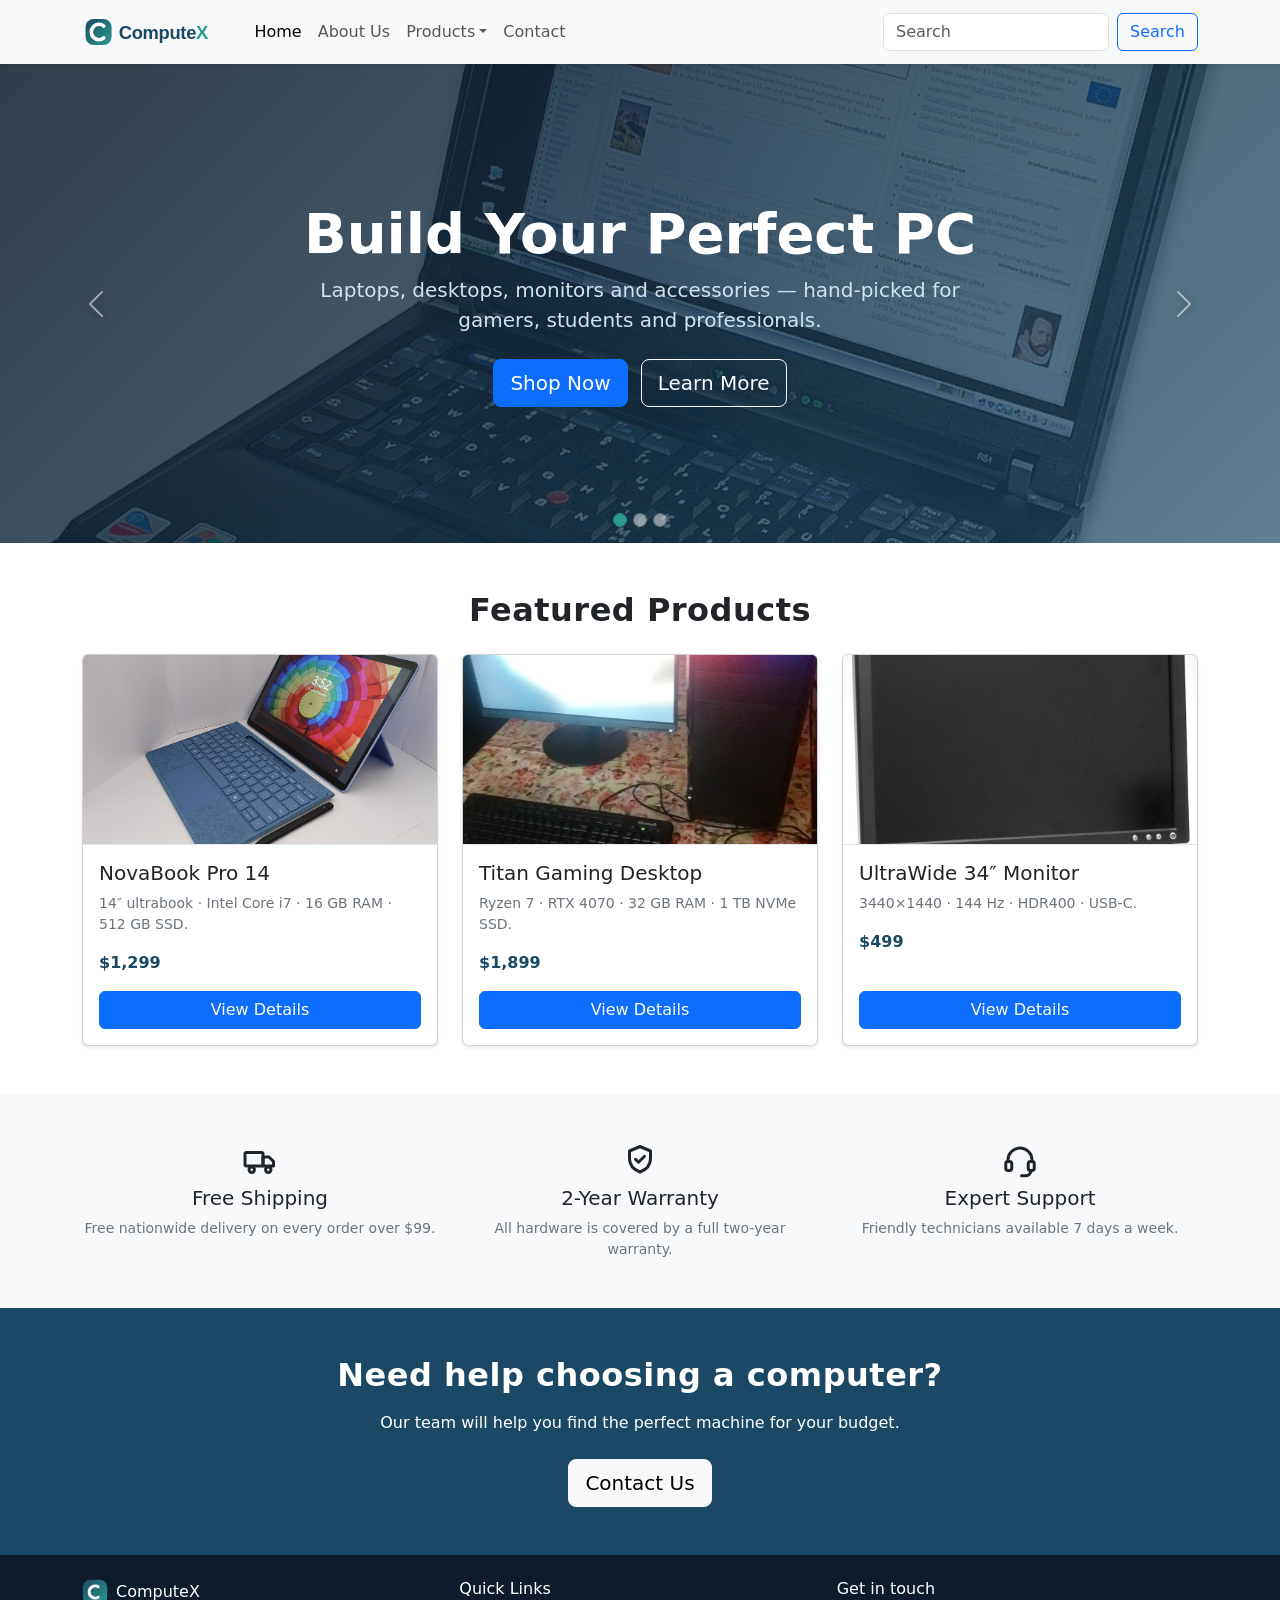
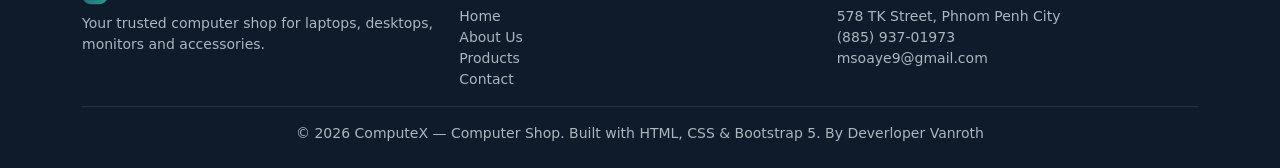
<file: computer_shop/index.html>
<!doctype html>
<html lang="en">
  <head>
    <meta charset="UTF-8" />
    <meta name="viewport" content="width=device-width, initial-scale=1.0" />
    <title>ComputeX | Home</title>
    <link rel="stylesheet" href="/computer_shop/assets/css/bootstrap.min.css" />
    <link rel="stylesheet" href="/computer_shop/assets/css/style.css" />
    <link
      rel="icon"
      type="image/svg+xml"
      href="/computer_shop/assets/img/logo-mark.svg"
    />
  </head>
  <body>
    <!-- ================= Navbar ================= -->
    <nav class="navbar navbar-expand-lg bg-body-tertiary shadow-sm sticky-top">
      <div class="container">
        <a class="navbar-brand" href="/computer_shop/index.html">
          <img
            src="/computer_shop/assets/img/logo.svg"
            alt="ComputeX"
            class="brand-logo"
          />
        </a>
        <button
          class="navbar-toggler"
          type="button"
          data-bs-toggle="collapse"
          data-bs-target="#mainNav"
          aria-controls="mainNav"
          aria-expanded="false"
          aria-label="Toggle navigation"
        >
          <span class="navbar-toggler-icon"></span>
        </button>
        <div class="collapse navbar-collapse" id="mainNav">
          <ul class="navbar-nav me-auto mb-2 mb-lg-0">
            <li class="nav-item">
              <a
                class="nav-link active"
                aria-current="page"
                href="/computer_shop/index.html"
                >Home</a
              >
            </li>
            <li class="nav-item">
              <a class="nav-link" href="/computer_shop/about.html">About Us</a>
            </li>
            <li class="nav-item dropdown">
              <a
                class="nav-link dropdown-toggle"
                href="#"
                role="button"
                data-bs-toggle="dropdown"
                aria-expanded="false"
                >Products</a
              >
              <ul class="dropdown-menu">
                <li>
                  <a
                    class="dropdown-item"
                    href="/computer_shop/products.html#laptops"
                    >Laptops</a
                  >
                </li>
                <li>
                  <a
                    class="dropdown-item"
                    href="/computer_shop/products.html#desktops"
                    >Desktops</a
                  >
                </li>
                <li>
                  <a
                    class="dropdown-item"
                    href="/computer_shop/products.html#monitors"
                    >Monitors</a
                  >
                </li>
                <li>
                  <a
                    class="dropdown-item"
                    href="/computer_shop/products.html#accessories"
                    >Accessories</a
                  >
                </li>
                <li><hr class="dropdown-divider" /></li>
                <li>
                  <a
                    class="dropdown-item"
                    href="/computer_shop/productmenu.html"
                    >Full Menu</a
                  >
                </li>
              </ul>
            </li>
            <li class="nav-item">
              <a class="nav-link" href="/computer_shop/contact.html">Contact</a>
            </li>
          </ul>
          <form class="d-flex" role="search">
            <input
              class="form-control me-2"
              type="search"
              placeholder="Search"
              aria-label="Search"
            />
            <button class="btn btn-outline-primary" type="submit">
              Search
            </button>
          </form>
        </div>
      </div>
    </nav>

    <!-- ================= Hero (slide / carousel) ================= -->
    <header
      id="heroCarousel"
      class="carousel slide hero-carousel"
      data-bs-ride="carousel"
      data-bs-interval="5000"
    >
      <!-- Indicators -->
      <div class="carousel-indicators">
        <button
          type="button"
          data-bs-target="#heroCarousel"
          data-bs-slide-to="0"
          class="active"
          aria-current="true"
          aria-label="Slide 1"
        ></button>
        <button
          type="button"
          data-bs-target="#heroCarousel"
          data-bs-slide-to="1"
          aria-label="Slide 2"
        ></button>
        <button
          type="button"
          data-bs-target="#heroCarousel"
          data-bs-slide-to="2"
          aria-label="Slide 3"
        ></button>
      </div>

      <!-- Slides -->
      <div class="carousel-inner">
        <div class="carousel-item active">
          <div
            class="hero-slide"
            style="
              background-image: url(&quot;/computer_shop/assets/img/laptop-gameforce.jpg&quot;);
            "
          >
            <div class="container text-center py-5">
              <h1 class="display-4 fw-bold">Build Your Perfect PC</h1>
              <p class="lead mx-auto" style="max-width: 660px">
                Laptops, desktops, monitors and accessories &mdash; hand-picked
                for gamers, students and professionals.
              </p>
              <div class="mt-4">
                <a
                  href="/computer_shop/products.html"
                  class="btn btn-primary btn-lg"
                  >Shop Now</a
                >
                <a
                  href="/computer_shop/about.html"
                  class="btn btn-outline-light btn-lg ms-2"
                  >Learn More</a
                >
              </div>
            </div>
          </div>
        </div>

        <div class="carousel-item">
          <div
            class="hero-slide"
            style="
              background-image: url(&quot;/computer_shop/assets/img/desktop-titan.jpg&quot;);
            "
          >
            <div class="container text-center py-5">
              <h1 class="display-4 fw-bold">Power for Every Game</h1>
              <p class="lead mx-auto" style="max-width: 660px">
                RTX graphics, Ryzen processors and lightning-fast SSDs &mdash;
                gaming desktops built to crush any title.
              </p>
              <div class="mt-4">
                <a
                  href="/computer_shop/products.html#desktops"
                  class="btn btn-primary btn-lg"
                  >Gaming Desktops</a
                >
                <a
                  href="/computer_shop/contact.html"
                  class="btn btn-outline-light btn-lg ms-2"
                  >Ask an Expert</a
                >
              </div>
            </div>
          </div>
        </div>

        <div class="carousel-item">
          <div
            class="hero-slide"
            style="
              background-image: url(&quot;/computer_shop/assets/img/monitor-ultrawide.jpg&quot;);
            "
          >
            <div class="container text-center py-5">
              <h1 class="display-4 fw-bold">See Every Detail</h1>
              <p class="lead mx-auto" style="max-width: 660px">
                Ultra-wide 4K monitors, crystal-clear panels and pro-grade
                accessories to complete your setup.
              </p>
              <div class="mt-4">
                <a
                  href="/computer_shop/products.html#monitors"
                  class="btn btn-primary btn-lg"
                  >Shop Monitors</a
                >
                <a
                  href="/computer_shop/products.html#accessories"
                  class="btn btn-outline-light btn-lg ms-2"
                  >Accessories</a
                >
              </div>
            </div>
          </div>
        </div>
      </div>

      <!-- Prev / Next controls -->
      <button
        class="carousel-control-prev"
        type="button"
        data-bs-target="#heroCarousel"
        data-bs-slide="prev"
      >
        <span class="carousel-control-prev-icon" aria-hidden="true"></span>
        <span class="visually-hidden">Previous</span>
      </button>
      <button
        class="carousel-control-next"
        type="button"
        data-bs-target="#heroCarousel"
        data-bs-slide="next"
      >
        <span class="carousel-control-next-icon" aria-hidden="true"></span>
        <span class="visually-hidden">Next</span>
      </button>
    </header>

    <!-- ================= Featured products ================= -->
    <section class="container py-5">
      <h2 class="section-title text-center mb-4">Featured Products</h2>
      <div class="row g-4">
        <div class="col-md-4">
          <div class="card product-card shadow-sm">
            <a href="/computer_shop/products.html#laptops">
              <img
                src="/computer_shop/assets/img/laptop-novabook.jpg"
                class="product-img card-img-top"
                alt="NovaBook Pro 14 laptop"
              />
            </a>
            <div class="card-body d-flex flex-column">
              <h5 class="card-title">NovaBook Pro 14</h5>
              <p class="card-text text-secondary small">
                14&Prime; ultrabook &middot; Intel Core i7 &middot; 16&nbsp;GB
                RAM &middot; 512&nbsp;GB SSD.
              </p>
              <p class="price mb-3">$1,299</p>
              <a
                href="/computer_shop/products.html#laptops"
                class="btn btn-primary mt-auto"
                >View Details</a
              >
            </div>
          </div>
        </div>

        <div class="col-md-4">
          <div class="card product-card shadow-sm">
            <a href="/computer_shop/products.html#desktops">
              <img
                src="/computer_shop/assets/img/desktop-titan.jpg"
                class="product-img card-img-top"
                alt="Titan Gaming Desktop"
              />
            </a>
            <div class="card-body d-flex flex-column">
              <h5 class="card-title">Titan Gaming Desktop</h5>
              <p class="card-text text-secondary small">
                Ryzen 7 &middot; RTX 4070 &middot; 32&nbsp;GB RAM &middot;
                1&nbsp;TB NVMe SSD.
              </p>
              <p class="price mb-3">$1,899</p>
              <a
                href="/computer_shop/products.html#desktops"
                class="btn btn-primary mt-auto"
                >View Details</a
              >
            </div>
          </div>
        </div>

        <div class="col-md-4">
          <div class="card product-card shadow-sm">
            <a href="/computer_shop/products.html#monitors">
              <img
                src="/computer_shop/assets/img/monitor-ultrawide.jpg"
                class="product-img card-img-top"
                alt="UltraWide 34 inch monitor"
              />
            </a>
            <div class="card-body d-flex flex-column">
              <h5 class="card-title">UltraWide 34&Prime; Monitor</h5>
              <p class="card-text text-secondary small">
                3440&times;1440 &middot; 144&nbsp;Hz &middot; HDR400 &middot;
                USB-C.
              </p>
              <p class="price mb-3">$499</p>
              <a
                href="/computer_shop/products.html#monitors"
                class="btn btn-primary mt-auto"
                >View Details</a
              >
            </div>
          </div>
        </div>
      </div>
    </section>

    <!-- ================= Features ================= -->
    <section class="bg-body-tertiary py-5">
      <div class="container">
        <div class="row text-center g-4">
          <div class="col-md-4">
            <div class="feature-icon">
              <svg
                viewBox="0 0 24 24"
                width="1em"
                height="1em"
                fill="none"
                stroke="currentColor"
                stroke-width="2"
                stroke-linecap="round"
                stroke-linejoin="round"
                style="vertical-align: -0.15em"
              >
                <rect x="2" y="7" width="12" height="9" rx="1" />
                <path d="M14 10h4l3 3v3h-7z" />
                <circle cx="6.5" cy="18.5" r="1.8" />
                <circle cx="17.5" cy="18.5" r="1.8" />
              </svg>
            </div>
            <h5 class="mt-2">Free Shipping</h5>
            <p class="text-secondary small mb-0">
              Free nationwide delivery on every order over $99.
            </p>
          </div>
          <div class="col-md-4">
            <div class="feature-icon">
              <svg
                viewBox="0 0 24 24"
                width="1em"
                height="1em"
                fill="none"
                stroke="currentColor"
                stroke-width="2"
                stroke-linecap="round"
                stroke-linejoin="round"
                style="vertical-align: -0.15em"
              >
                <path d="M12 3l7 3v5c0 4.5-3 7.5-7 9-4-1.5-7-4.5-7-9V6z" />
                <path d="M9 11.5l2 2 4-4" />
              </svg>
            </div>
            <h5 class="mt-2">2-Year Warranty</h5>
            <p class="text-secondary small mb-0">
              All hardware is covered by a full two-year warranty.
            </p>
          </div>
          <div class="col-md-4">
            <div class="feature-icon">
              <svg
                viewBox="0 0 24 24"
                width="1em"
                height="1em"
                fill="none"
                stroke="currentColor"
                stroke-width="2"
                stroke-linecap="round"
                stroke-linejoin="round"
                style="vertical-align: -0.15em"
              >
                <path d="M4 13v-1a8 8 0 0 1 16 0v1" />
                <rect x="2.5" y="13" width="4" height="6" rx="1.5" />
                <rect x="17.5" y="13" width="4" height="6" rx="1.5" />
                <path d="M19.5 19a4 4 0 0 1-4 3.5H13" />
              </svg>
            </div>
            <h5 class="mt-2">Expert Support</h5>
            <p class="text-secondary small mb-0">
              Friendly technicians available 7 days a week.
            </p>
          </div>
        </div>
      </div>
    </section>

    <!-- ================= CTA ================= -->
    <section class="cta-band text-center py-5">
      <div class="container">
        <h2 class="section-title mb-3">Need help choosing a computer?</h2>
        <p class="mb-4">
          Our team will help you find the perfect machine for your budget.
        </p>
        <a href="/computer_shop/contact.html" class="btn btn-light btn-lg"
          >Contact Us</a
        >
      </div>
    </section>

    <!-- ================= Footer ================= -->
    <footer class="site-footer py-4">
      <div class="container">
        <div class="row g-3">
          <div class="col-md-4">
            <h6 class="d-flex align-items-center gap-2">
              <img
                src="/computer_shop/assets/img/logo-mark.svg"
                alt=""
                class="brand-mark"
              />ComputeX
            </h6>
            <p class="small mb-0">
              Your trusted computer shop for laptops, desktops, monitors and
              accessories.
            </p>
          </div>
          <div class="col-md-4">
            <h6>Quick Links</h6>
            <ul class="list-unstyled small mb-0">
              <li><a href="/computer_shop/index.html">Home</a></li>
              <li><a href="/computer_shop/about.html">About Us</a></li>
              <li><a href="/computer_shop/products.html">Products</a></li>
              <li><a href="/computer_shop/contact.html">Contact</a></li>
            </ul>
          </div>
          <div class="col-md-4">
            <h6>Get in touch</h6>
            <p class="small mb-0">
              578 TK Street, Phnom Penh City<br />(885) 937-01973<br />msoaye9@gmail.com
            </p>
          </div>
        </div>
        <hr class="border-secondary" />
        <p class="text-center small mb-0">
          &copy; 2026 ComputeX &mdash; Computer Shop. Built with HTML, CSS &amp;
          Bootstrap 5. By Deverloper Vanroth
        </p>
      </div>
    </footer>

    <script src="/computer_shop/assets/js/bootstrap.bundle.min.js"></script>
  </body>
</html>
</file>
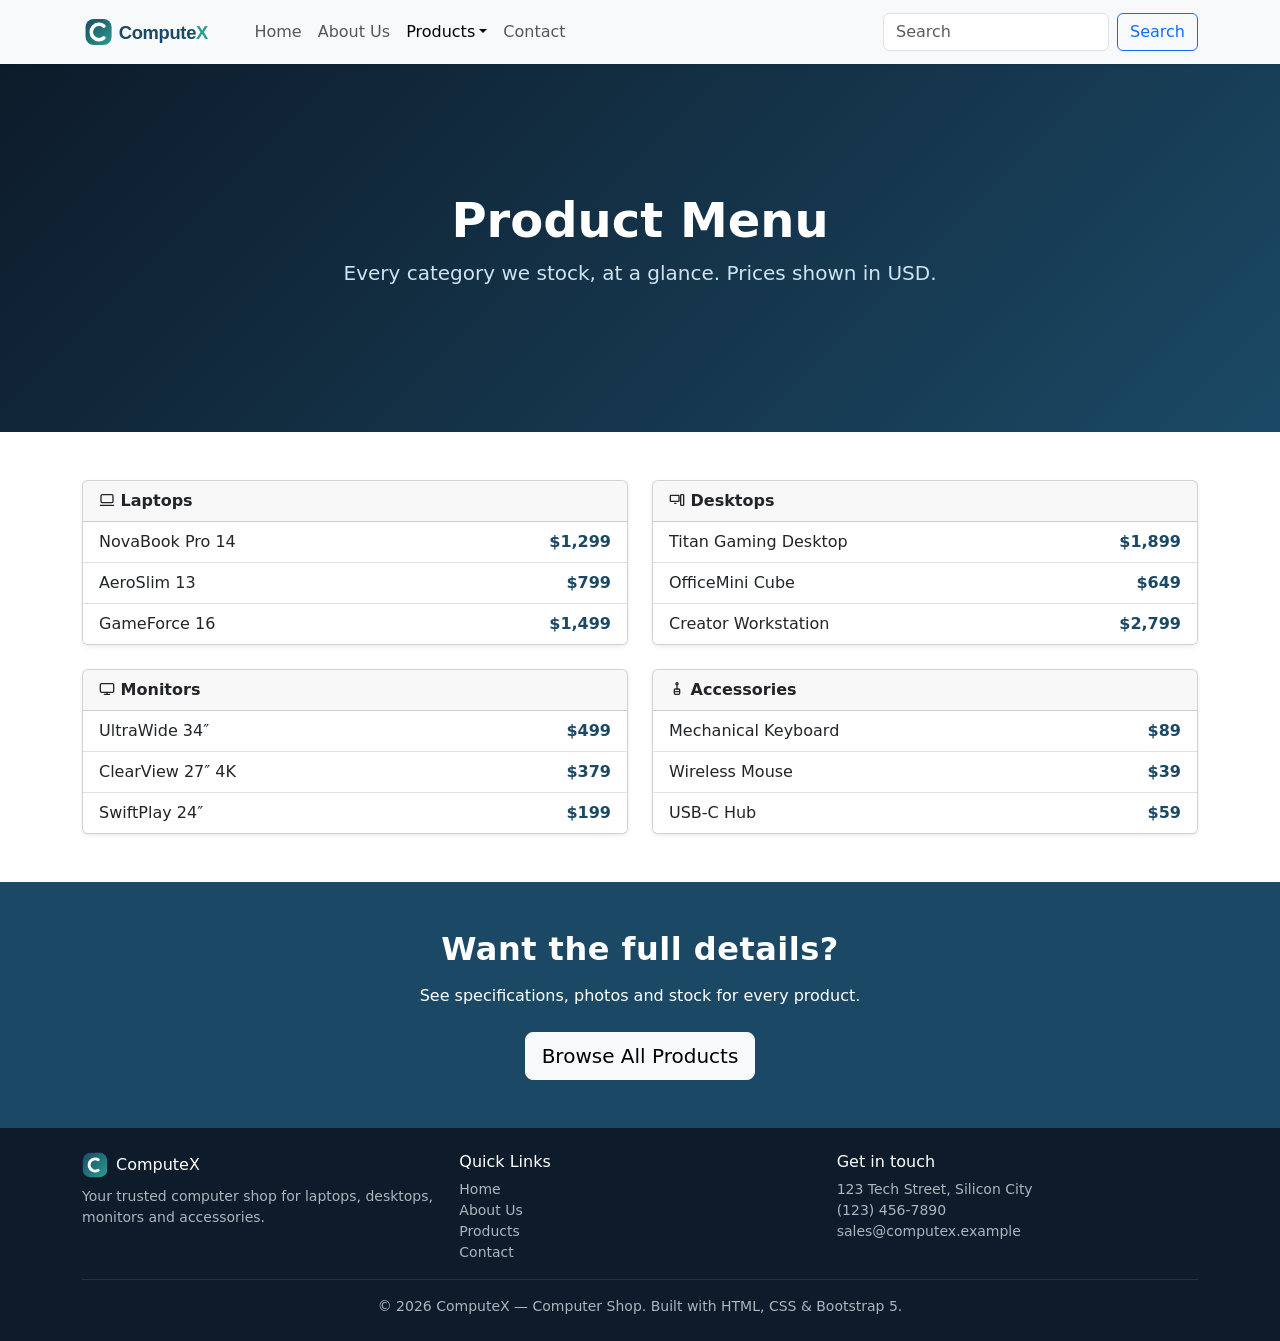
<file: productmenu.html>
<!DOCTYPE html>
<html lang="en">
<head>
  <meta charset="UTF-8">
  <meta name="viewport" content="width=device-width, initial-scale=1.0">
  <title>ComputeX | Product Menu</title>
  <link rel="stylesheet" href="/computer_shop/assets/css/bootstrap.min.css">
  <link rel="stylesheet" href="/computer_shop/assets/css/style.css">
  <link rel="icon" type="image/svg+xml" href="/computer_shop/assets/img/logo-mark.svg">
</head>
<body>

  <!-- ================= Navbar ================= -->
  <nav class="navbar navbar-expand-lg bg-body-tertiary shadow-sm sticky-top">
    <div class="container">
      <a class="navbar-brand" href="/computer_shop/index.html"><img src="/computer_shop/assets/img/logo.svg" alt="ComputeX" class="brand-logo"></a>
      <button class="navbar-toggler" type="button" data-bs-toggle="collapse" data-bs-target="#mainNav" aria-controls="mainNav" aria-expanded="false" aria-label="Toggle navigation">
        <span class="navbar-toggler-icon"></span>
      </button>
      <div class="collapse navbar-collapse" id="mainNav">
        <ul class="navbar-nav me-auto mb-2 mb-lg-0">
          <li class="nav-item"><a class="nav-link" href="/computer_shop/index.html">Home</a></li>
          <li class="nav-item"><a class="nav-link" href="/computer_shop/about.html">About Us</a></li>
          <li class="nav-item dropdown">
            <a class="nav-link dropdown-toggle active" aria-current="page" href="#" role="button" data-bs-toggle="dropdown" aria-expanded="false">Products</a>
            <ul class="dropdown-menu">
              <li><a class="dropdown-item" href="/computer_shop/products.html#laptops">Laptops</a></li>
              <li><a class="dropdown-item" href="/computer_shop/products.html#desktops">Desktops</a></li>
              <li><a class="dropdown-item" href="/computer_shop/products.html#monitors">Monitors</a></li>
              <li><a class="dropdown-item" href="/computer_shop/products.html#accessories">Accessories</a></li>
              <li><hr class="dropdown-divider"></li>
              <li><a class="dropdown-item" href="/computer_shop/productmenu.html">Full Menu</a></li>
            </ul>
          </li>
          <li class="nav-item"><a class="nav-link" href="/computer_shop/contact.html">Contact</a></li>
        </ul>
        <form class="d-flex" role="search">
          <input class="form-control me-2" type="search" placeholder="Search" aria-label="Search"/>
          <button class="btn btn-outline-primary" type="submit">Search</button>
        </form>
      </div>
    </div>
  </nav>

  <!-- ================= Page header ================= -->
  <header class="hero text-center">
    <div class="container py-5">
      <h1 class="display-5 fw-bold">Product Menu</h1>
      <p class="lead mx-auto" style="max-width: 640px;">Every category we stock, at a glance. Prices shown in USD.</p>
    </div>
  </header>

  <!-- ================= Menu ================= -->
  <section class="container py-5">
    <div class="row g-4">

      <div class="col-lg-6">
        <div class="card shadow-sm category-tile">
          <div class="card-header fw-bold"><svg viewBox="0 0 24 24" width="1em" height="1em" fill="none" stroke="currentColor" stroke-width="2" stroke-linecap="round" stroke-linejoin="round" style="vertical-align:-0.15em"><rect x="3" y="4" width="18" height="12" rx="2"/><path d="M2 20h20"/></svg> Laptops</div>
          <ul class="list-group list-group-flush">
            <li class="list-group-item d-flex justify-content-between">NovaBook Pro 14 <span class="price">$1,299</span></li>
            <li class="list-group-item d-flex justify-content-between">AeroSlim 13 <span class="price">$799</span></li>
            <li class="list-group-item d-flex justify-content-between">GameForce 16 <span class="price">$1,499</span></li>
          </ul>
        </div>
      </div>

      <div class="col-lg-6">
        <div class="card shadow-sm category-tile">
          <div class="card-header fw-bold"><svg viewBox="0 0 24 24" width="1em" height="1em" fill="none" stroke="currentColor" stroke-width="2" stroke-linecap="round" stroke-linejoin="round" style="vertical-align:-0.15em"><rect x="2" y="5" width="13" height="9" rx="1"/><path d="M8.5 17h2"/><rect x="17.5" y="4" width="4.5" height="16" rx="1"/></svg> Desktops</div>
          <ul class="list-group list-group-flush">
            <li class="list-group-item d-flex justify-content-between">Titan Gaming Desktop <span class="price">$1,899</span></li>
            <li class="list-group-item d-flex justify-content-between">OfficeMini Cube <span class="price">$649</span></li>
            <li class="list-group-item d-flex justify-content-between">Creator Workstation <span class="price">$2,799</span></li>
          </ul>
        </div>
      </div>

      <div class="col-lg-6">
        <div class="card shadow-sm category-tile">
          <div class="card-header fw-bold"><svg viewBox="0 0 24 24" width="1em" height="1em" fill="none" stroke="currentColor" stroke-width="2" stroke-linecap="round" stroke-linejoin="round" style="vertical-align:-0.15em"><rect x="2" y="4" width="20" height="13" rx="2"/><path d="M12 17v3M8 20h8"/></svg> Monitors</div>
          <ul class="list-group list-group-flush">
            <li class="list-group-item d-flex justify-content-between">UltraWide 34&Prime; <span class="price">$499</span></li>
            <li class="list-group-item d-flex justify-content-between">ClearView 27&Prime; 4K <span class="price">$379</span></li>
            <li class="list-group-item d-flex justify-content-between">SwiftPlay 24&Prime; <span class="price">$199</span></li>
          </ul>
        </div>
      </div>

      <div class="col-lg-6">
        <div class="card shadow-sm category-tile">
          <div class="card-header fw-bold"><svg viewBox="0 0 24 24" width="1em" height="1em" fill="none" stroke="currentColor" stroke-width="2" stroke-linecap="round" stroke-linejoin="round" style="vertical-align:-0.15em"><circle cx="12" cy="4" r="1.6"/><path d="M12 5.6V12"/><rect x="8" y="12" width="8" height="8" rx="1.5"/><path d="M10 16h4"/></svg> Accessories</div>
          <ul class="list-group list-group-flush">
            <li class="list-group-item d-flex justify-content-between">Mechanical Keyboard <span class="price">$89</span></li>
            <li class="list-group-item d-flex justify-content-between">Wireless Mouse <span class="price">$39</span></li>
            <li class="list-group-item d-flex justify-content-between">USB-C Hub <span class="price">$59</span></li>
          </ul>
        </div>
      </div>

    </div>
  </section>

  <!-- ================= CTA ================= -->
  <section class="cta-band text-center py-5">
    <div class="container">
      <h2 class="section-title mb-3">Want the full details?</h2>
      <p class="mb-4">See specifications, photos and stock for every product.</p>
      <a href="/computer_shop/products.html" class="btn btn-light btn-lg">Browse All Products</a>
    </div>
  </section>

  <!-- ================= Footer ================= -->
  <footer class="site-footer py-4">
    <div class="container">
      <div class="row g-3">
        <div class="col-md-4">
          <h6 class="d-flex align-items-center gap-2"><img src="/computer_shop/assets/img/logo-mark.svg" alt="" class="brand-mark">ComputeX</h6>
          <p class="small mb-0">Your trusted computer shop for laptops, desktops, monitors and accessories.</p>
        </div>
        <div class="col-md-4">
          <h6>Quick Links</h6>
          <ul class="list-unstyled small mb-0">
            <li><a href="/computer_shop/index.html">Home</a></li>
            <li><a href="/computer_shop/about.html">About Us</a></li>
            <li><a href="/computer_shop/products.html">Products</a></li>
            <li><a href="/computer_shop/contact.html">Contact</a></li>
          </ul>
        </div>
        <div class="col-md-4">
          <h6>Get in touch</h6>
          <p class="small mb-0">123 Tech Street, Silicon City<br>(123) 456-7890<br>sales@computex.example</p>
        </div>
      </div>
      <hr class="border-secondary">
      <p class="text-center small mb-0">&copy; 2026 ComputeX &mdash; Computer Shop. Built with HTML, CSS &amp; Bootstrap 5.</p>
    </div>
  </footer>

  <script src="/computer_shop/assets/js/bootstrap.bundle.min.js"></script>
</body>
</html>
</file>
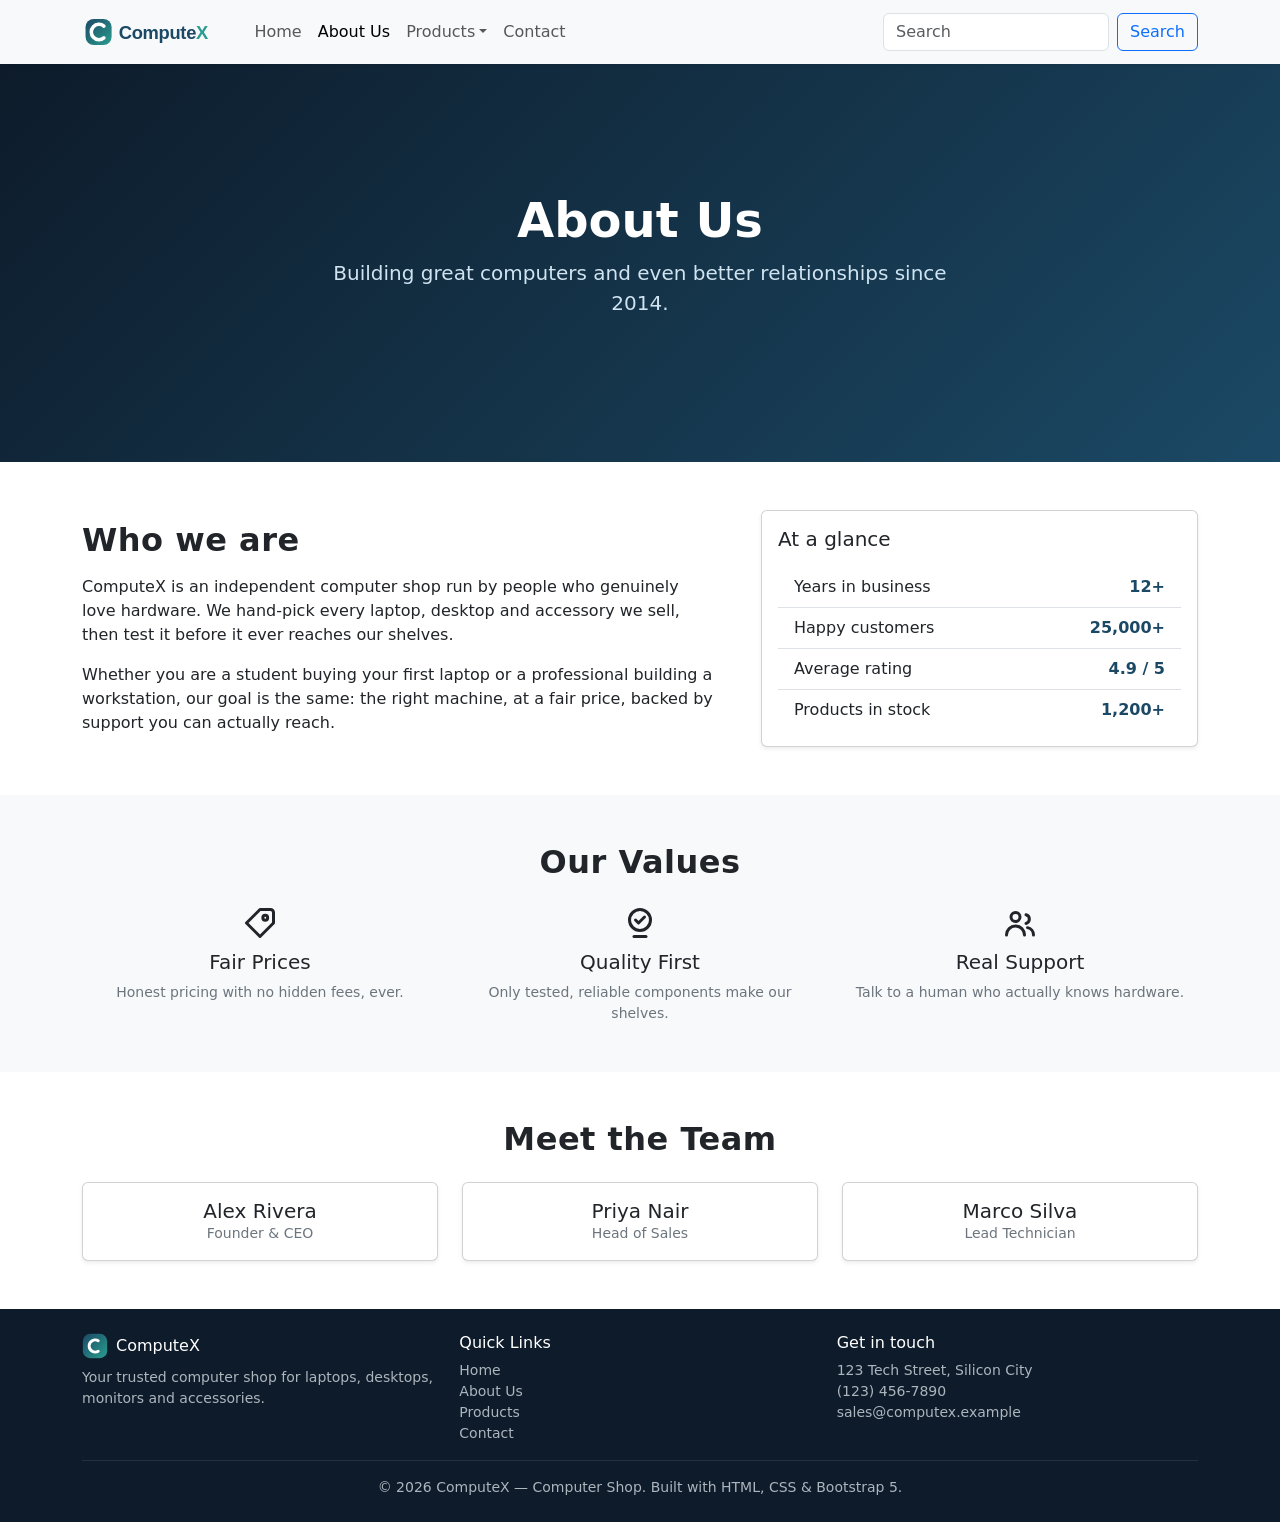
<file: computer_shop/about.html>
<!DOCTYPE html>
<html lang="en">
<head>
  <meta charset="UTF-8">
  <meta name="viewport" content="width=device-width, initial-scale=1.0">
  <title>ComputeX | About Us</title>
  <link rel="stylesheet" href="/computer_shop/assets/css/bootstrap.min.css">
  <link rel="stylesheet" href="/computer_shop/assets/css/style.css">
  <link rel="icon" type="image/svg+xml" href="/computer_shop/assets/img/logo-mark.svg">
</head>
<body>

  <!-- ================= Navbar ================= -->
  <nav class="navbar navbar-expand-lg bg-body-tertiary shadow-sm sticky-top">
    <div class="container">
      <a class="navbar-brand" href="/computer_shop/index.html"><img src="/computer_shop/assets/img/logo.svg" alt="ComputeX" class="brand-logo"></a>
      <button class="navbar-toggler" type="button" data-bs-toggle="collapse" data-bs-target="#mainNav" aria-controls="mainNav" aria-expanded="false" aria-label="Toggle navigation">
        <span class="navbar-toggler-icon"></span>
      </button>
      <div class="collapse navbar-collapse" id="mainNav">
        <ul class="navbar-nav me-auto mb-2 mb-lg-0">
          <li class="nav-item"><a class="nav-link" href="/computer_shop/index.html">Home</a></li>
          <li class="nav-item"><a class="nav-link active" aria-current="page" href="/computer_shop/about.html">About Us</a></li>
          <li class="nav-item dropdown">
            <a class="nav-link dropdown-toggle" href="#" role="button" data-bs-toggle="dropdown" aria-expanded="false">Products</a>
            <ul class="dropdown-menu">
              <li><a class="dropdown-item" href="/computer_shop/products.html#laptops">Laptops</a></li>
              <li><a class="dropdown-item" href="/computer_shop/products.html#desktops">Desktops</a></li>
              <li><a class="dropdown-item" href="/computer_shop/products.html#monitors">Monitors</a></li>
              <li><a class="dropdown-item" href="/computer_shop/products.html#accessories">Accessories</a></li>
              <li><hr class="dropdown-divider"></li>
              <li><a class="dropdown-item" href="/computer_shop/productmenu.html">Full Menu</a></li>
            </ul>
          </li>
          <li class="nav-item"><a class="nav-link" href="/computer_shop/contact.html">Contact</a></li>
        </ul>
        <form class="d-flex" role="search">
          <input class="form-control me-2" type="search" placeholder="Search" aria-label="Search"/>
          <button class="btn btn-outline-primary" type="submit">Search</button>
        </form>
      </div>
    </div>
  </nav>

  <!-- ================= Page header ================= -->
  <header class="hero text-center">
    <div class="container py-5">
      <h1 class="display-5 fw-bold">About Us</h1>
      <p class="lead mx-auto" style="max-width: 640px;">Building great computers and even better relationships since 2014.</p>
    </div>
  </header>

  <!-- ================= Who we are ================= -->
  <section class="container py-5">
    <div class="row align-items-center g-5">
      <div class="col-lg-7">
        <h2 class="section-title mb-3">Who we are</h2>
        <p>
          ComputeX is an independent computer shop run by people who genuinely love
          hardware. We hand-pick every laptop, desktop and accessory we sell, then
          test it before it ever reaches our shelves.
        </p>
        <p class="mb-0">
          Whether you are a student buying your first laptop or a professional
          building a workstation, our goal is the same: the right machine, at a fair
          price, backed by support you can actually reach.
        </p>
      </div>
      <div class="col-lg-5">
        <div class="card shadow-sm">
          <div class="card-body">
            <h5 class="card-title mb-3">At a glance</h5>
            <ul class="list-group list-group-flush">
              <li class="list-group-item d-flex justify-content-between">Years in business <span class="price">12+</span></li>
              <li class="list-group-item d-flex justify-content-between">Happy customers <span class="price">25,000+</span></li>
              <li class="list-group-item d-flex justify-content-between">Average rating <span class="price">4.9 / 5</span></li>
              <li class="list-group-item d-flex justify-content-between">Products in stock <span class="price">1,200+</span></li>
            </ul>
          </div>
        </div>
      </div>
    </div>
  </section>

  <!-- ================= Values ================= -->
  <section class="bg-body-tertiary py-5">
    <div class="container">
      <h2 class="section-title text-center mb-4">Our Values</h2>
      <div class="row g-4 text-center">
        <div class="col-md-4">
          <div class="feature-icon"><svg viewBox="0 0 24 24" width="1em" height="1em" fill="none" stroke="currentColor" stroke-width="2" stroke-linecap="round" stroke-linejoin="round" style="vertical-align:-0.15em"><path d="M3 12l9-9h7a2 2 0 0 1 2 2v7l-9 9z"/><circle cx="15.5" cy="8.5" r="1.6"/></svg></div>
          <h5 class="mt-2">Fair Prices</h5>
          <p class="text-secondary small mb-0">Honest pricing with no hidden fees, ever.</p>
        </div>
        <div class="col-md-4">
          <div class="feature-icon"><svg viewBox="0 0 24 24" width="1em" height="1em" fill="none" stroke="currentColor" stroke-width="2" stroke-linecap="round" stroke-linejoin="round" style="vertical-align:-0.15em"><circle cx="12" cy="10" r="7"/><path d="M9 10l2 2 4-4"/><path d="M8 21h8"/></svg></div>
          <h5 class="mt-2">Quality First</h5>
          <p class="text-secondary small mb-0">Only tested, reliable components make our shelves.</p>
        </div>
        <div class="col-md-4">
          <div class="feature-icon"><svg viewBox="0 0 24 24" width="1em" height="1em" fill="none" stroke="currentColor" stroke-width="2" stroke-linecap="round" stroke-linejoin="round" style="vertical-align:-0.15em"><circle cx="9" cy="8" r="3"/><path d="M3 20a6 6 0 0 1 12 0"/><path d="M16 6.5a3 3 0 0 1 0 5.8"/><path d="M21 20a5 5 0 0 0-4-4.9"/></svg></div>
          <h5 class="mt-2">Real Support</h5>
          <p class="text-secondary small mb-0">Talk to a human who actually knows hardware.</p>
        </div>
      </div>
    </div>
  </section>

  <!-- ================= Team ================= -->
  <section class="container py-5">
    <h2 class="section-title text-center mb-4">Meet the Team</h2>
    <div class="row g-4 text-center">
      <div class="col-md-4">
        <div class="card product-card shadow-sm">
          <div class="card-body"><h5 class="card-title mb-0">Alex Rivera</h5><p class="text-secondary small mb-0">Founder &amp; CEO</p></div>
        </div>
      </div>
      <div class="col-md-4">
        <div class="card product-card shadow-sm">
          <div class="card-body"><h5 class="card-title mb-0">Priya Nair</h5><p class="text-secondary small mb-0">Head of Sales</p></div>
        </div>
      </div>
      <div class="col-md-4">
        <div class="card product-card shadow-sm">
          <div class="card-body"><h5 class="card-title mb-0">Marco Silva</h5><p class="text-secondary small mb-0">Lead Technician</p></div>
        </div>
      </div>
    </div>
  </section>

  <!-- ================= Footer ================= -->
  <footer class="site-footer py-4">
    <div class="container">
      <div class="row g-3">
        <div class="col-md-4">
          <h6 class="d-flex align-items-center gap-2"><img src="/computer_shop/assets/img/logo-mark.svg" alt="" class="brand-mark">ComputeX</h6>
          <p class="small mb-0">Your trusted computer shop for laptops, desktops, monitors and accessories.</p>
        </div>
        <div class="col-md-4">
          <h6>Quick Links</h6>
          <ul class="list-unstyled small mb-0">
            <li><a href="/computer_shop/index.html">Home</a></li>
            <li><a href="/computer_shop/about.html">About Us</a></li>
            <li><a href="/computer_shop/products.html">Products</a></li>
            <li><a href="/computer_shop/contact.html">Contact</a></li>
          </ul>
        </div>
        <div class="col-md-4">
          <h6>Get in touch</h6>
          <p class="small mb-0">123 Tech Street, Silicon City<br>(123) 456-7890<br>sales@computex.example</p>
        </div>
      </div>
      <hr class="border-secondary">
      <p class="text-center small mb-0">&copy; 2026 ComputeX &mdash; Computer Shop. Built with HTML, CSS &amp; Bootstrap 5.</p>
    </div>
  </footer>

  <script src="/computer_shop/assets/js/bootstrap.bundle.min.js"></script>
</body>
</html>
</file>
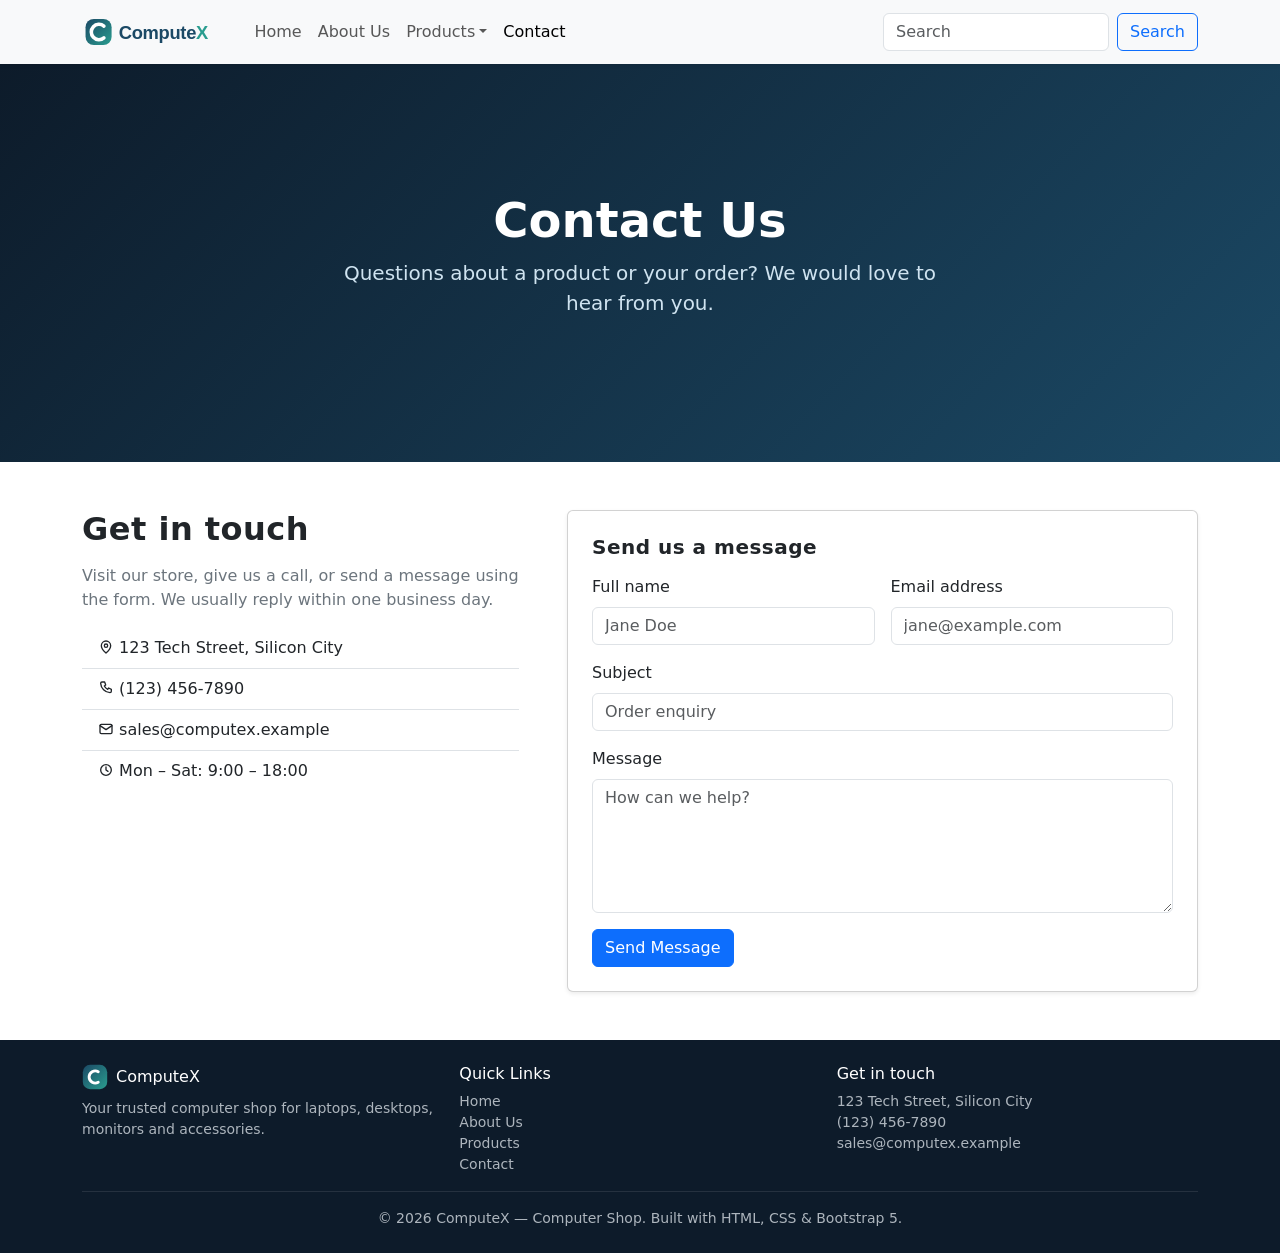
<file: computer_shop/contact.html>
<!DOCTYPE html>
<html lang="en">
<head>
  <meta charset="UTF-8">
  <meta name="viewport" content="width=device-width, initial-scale=1.0">
  <title>ComputeX | Contact</title>
  <link rel="stylesheet" href="/computer_shop/assets/css/bootstrap.min.css">
  <link rel="stylesheet" href="/computer_shop/assets/css/style.css">
  <link rel="icon" type="image/svg+xml" href="/computer_shop/assets/img/logo-mark.svg">
</head>
<body>

  <!-- ================= Navbar ================= -->
  <nav class="navbar navbar-expand-lg bg-body-tertiary shadow-sm sticky-top">
    <div class="container">
      <a class="navbar-brand" href="/computer_shop/index.html"><img src="/computer_shop/assets/img/logo.svg" alt="ComputeX" class="brand-logo"></a>
      <button class="navbar-toggler" type="button" data-bs-toggle="collapse" data-bs-target="#mainNav" aria-controls="mainNav" aria-expanded="false" aria-label="Toggle navigation">
        <span class="navbar-toggler-icon"></span>
      </button>
      <div class="collapse navbar-collapse" id="mainNav">
        <ul class="navbar-nav me-auto mb-2 mb-lg-0">
          <li class="nav-item"><a class="nav-link" href="/computer_shop/index.html">Home</a></li>
          <li class="nav-item"><a class="nav-link" href="/computer_shop/about.html">About Us</a></li>
          <li class="nav-item dropdown">
            <a class="nav-link dropdown-toggle" href="#" role="button" data-bs-toggle="dropdown" aria-expanded="false">Products</a>
            <ul class="dropdown-menu">
              <li><a class="dropdown-item" href="/computer_shop/products.html#laptops">Laptops</a></li>
              <li><a class="dropdown-item" href="/computer_shop/products.html#desktops">Desktops</a></li>
              <li><a class="dropdown-item" href="/computer_shop/products.html#monitors">Monitors</a></li>
              <li><a class="dropdown-item" href="/computer_shop/products.html#accessories">Accessories</a></li>
              <li><hr class="dropdown-divider"></li>
              <li><a class="dropdown-item" href="/computer_shop/productmenu.html">Full Menu</a></li>
            </ul>
          </li>
          <li class="nav-item"><a class="nav-link active" aria-current="page" href="/computer_shop/contact.html">Contact</a></li>
        </ul>
        <form class="d-flex" role="search">
          <input class="form-control me-2" type="search" placeholder="Search" aria-label="Search"/>
          <button class="btn btn-outline-primary" type="submit">Search</button>
        </form>
      </div>
    </div>
  </nav>

  <!-- ================= Page header ================= -->
  <header class="hero text-center">
    <div class="container py-5">
      <h1 class="display-5 fw-bold">Contact Us</h1>
      <p class="lead mx-auto" style="max-width: 640px;">Questions about a product or your order? We would love to hear from you.</p>
    </div>
  </header>

  <!-- ================= Contact ================= -->
  <section class="container py-5">
    <div class="row g-5">

      <div class="col-lg-5">
        <h2 class="section-title mb-3">Get in touch</h2>
        <p class="text-secondary">
          Visit our store, give us a call, or send a message using the form.
          We usually reply within one business day.
        </p>
        <ul class="list-group list-group-flush">
          <li class="list-group-item"><svg viewBox="0 0 24 24" width="1em" height="1em" fill="none" stroke="currentColor" stroke-width="2" stroke-linecap="round" stroke-linejoin="round" style="vertical-align:-0.15em"><path d="M12 21s7-6 7-11a7 7 0 1 0-14 0c0 5 7 11 7 11z"/><circle cx="12" cy="10" r="2.5"/></svg> 123 Tech Street, Silicon City</li>
          <li class="list-group-item"><svg viewBox="0 0 24 24" width="1em" height="1em" fill="none" stroke="currentColor" stroke-width="2" stroke-linecap="round" stroke-linejoin="round" style="vertical-align:-0.15em"><path d="M7 3h3l1.5 4.5-2 1.5a11 11 0 0 0 5 5l1.5-2L20 14v3a2 2 0 0 1-2 2A15 15 0 0 1 4 5a2 2 0 0 1 2-2z"/></svg> (123) 456-7890</li>
          <li class="list-group-item"><svg viewBox="0 0 24 24" width="1em" height="1em" fill="none" stroke="currentColor" stroke-width="2" stroke-linecap="round" stroke-linejoin="round" style="vertical-align:-0.15em"><rect x="3" y="5" width="18" height="14" rx="2"/><path d="M3 7l9 6 9-6"/></svg> sales@computex.example</li>
          <li class="list-group-item"><svg viewBox="0 0 24 24" width="1em" height="1em" fill="none" stroke="currentColor" stroke-width="2" stroke-linecap="round" stroke-linejoin="round" style="vertical-align:-0.15em"><circle cx="12" cy="12" r="8"/><path d="M12 7.5V12l3 2"/></svg> Mon &ndash; Sat: 9:00 &ndash; 18:00</li>
        </ul>
      </div>

      <div class="col-lg-7">
        <div class="card shadow-sm">
          <div class="card-body p-4">
            <h3 class="h5 section-title mb-3">Send us a message</h3>
            <form class="row g-3">
              <div class="col-md-6">
                <label for="name" class="form-label">Full name</label>
                <input type="text" class="form-control" id="name" placeholder="Jane Doe" required>
              </div>
              <div class="col-md-6">
                <label for="email" class="form-label">Email address</label>
                <input type="email" class="form-control" id="email" placeholder="jane@example.com" required>
              </div>
              <div class="col-12">
                <label for="subject" class="form-label">Subject</label>
                <input type="text" class="form-control" id="subject" placeholder="Order enquiry">
              </div>
              <div class="col-12">
                <label for="message" class="form-label">Message</label>
                <textarea class="form-control" id="message" rows="5" placeholder="How can we help?"></textarea>
              </div>
              <div class="col-12">
                <button class="btn btn-primary" type="submit">Send Message</button>
              </div>
            </form>
          </div>
        </div>
      </div>

    </div>
  </section>

  <!-- ================= Footer ================= -->
  <footer class="site-footer py-4">
    <div class="container">
      <div class="row g-3">
        <div class="col-md-4">
          <h6 class="d-flex align-items-center gap-2"><img src="/computer_shop/assets/img/logo-mark.svg" alt="" class="brand-mark">ComputeX</h6>
          <p class="small mb-0">Your trusted computer shop for laptops, desktops, monitors and accessories.</p>
        </div>
        <div class="col-md-4">
          <h6>Quick Links</h6>
          <ul class="list-unstyled small mb-0">
            <li><a href="/computer_shop/index.html">Home</a></li>
            <li><a href="/computer_shop/about.html">About Us</a></li>
            <li><a href="/computer_shop/products.html">Products</a></li>
            <li><a href="/computer_shop/contact.html">Contact</a></li>
          </ul>
        </div>
        <div class="col-md-4">
          <h6>Get in touch</h6>
          <p class="small mb-0">123 Tech Street, Silicon City<br>(123) 456-7890<br>sales@computex.example</p>
        </div>
      </div>
      <hr class="border-secondary">
      <p class="text-center small mb-0">&copy; 2026 ComputeX &mdash; Computer Shop. Built with HTML, CSS &amp; Bootstrap 5.</p>
    </div>
  </footer>

  <script src="/computer_shop/assets/js/bootstrap.bundle.min.js"></script>
</body>
</html>
</file>
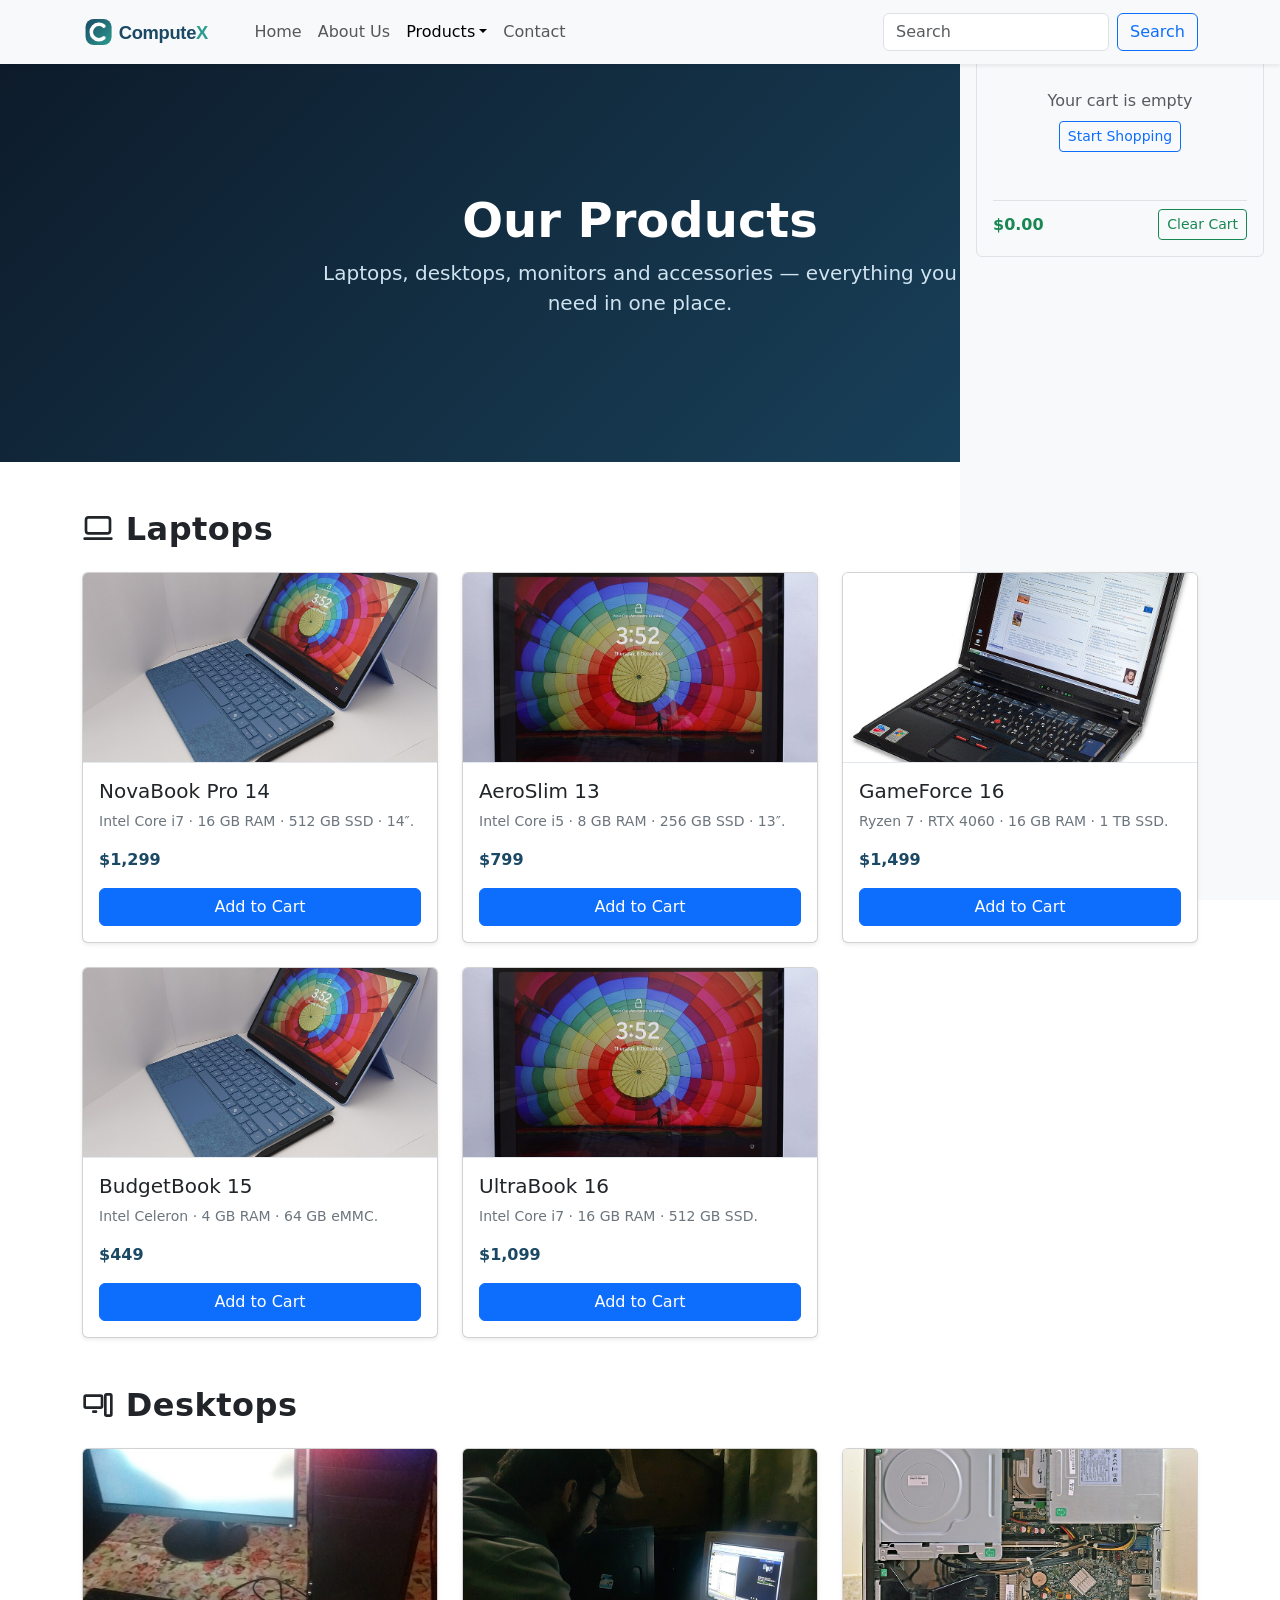
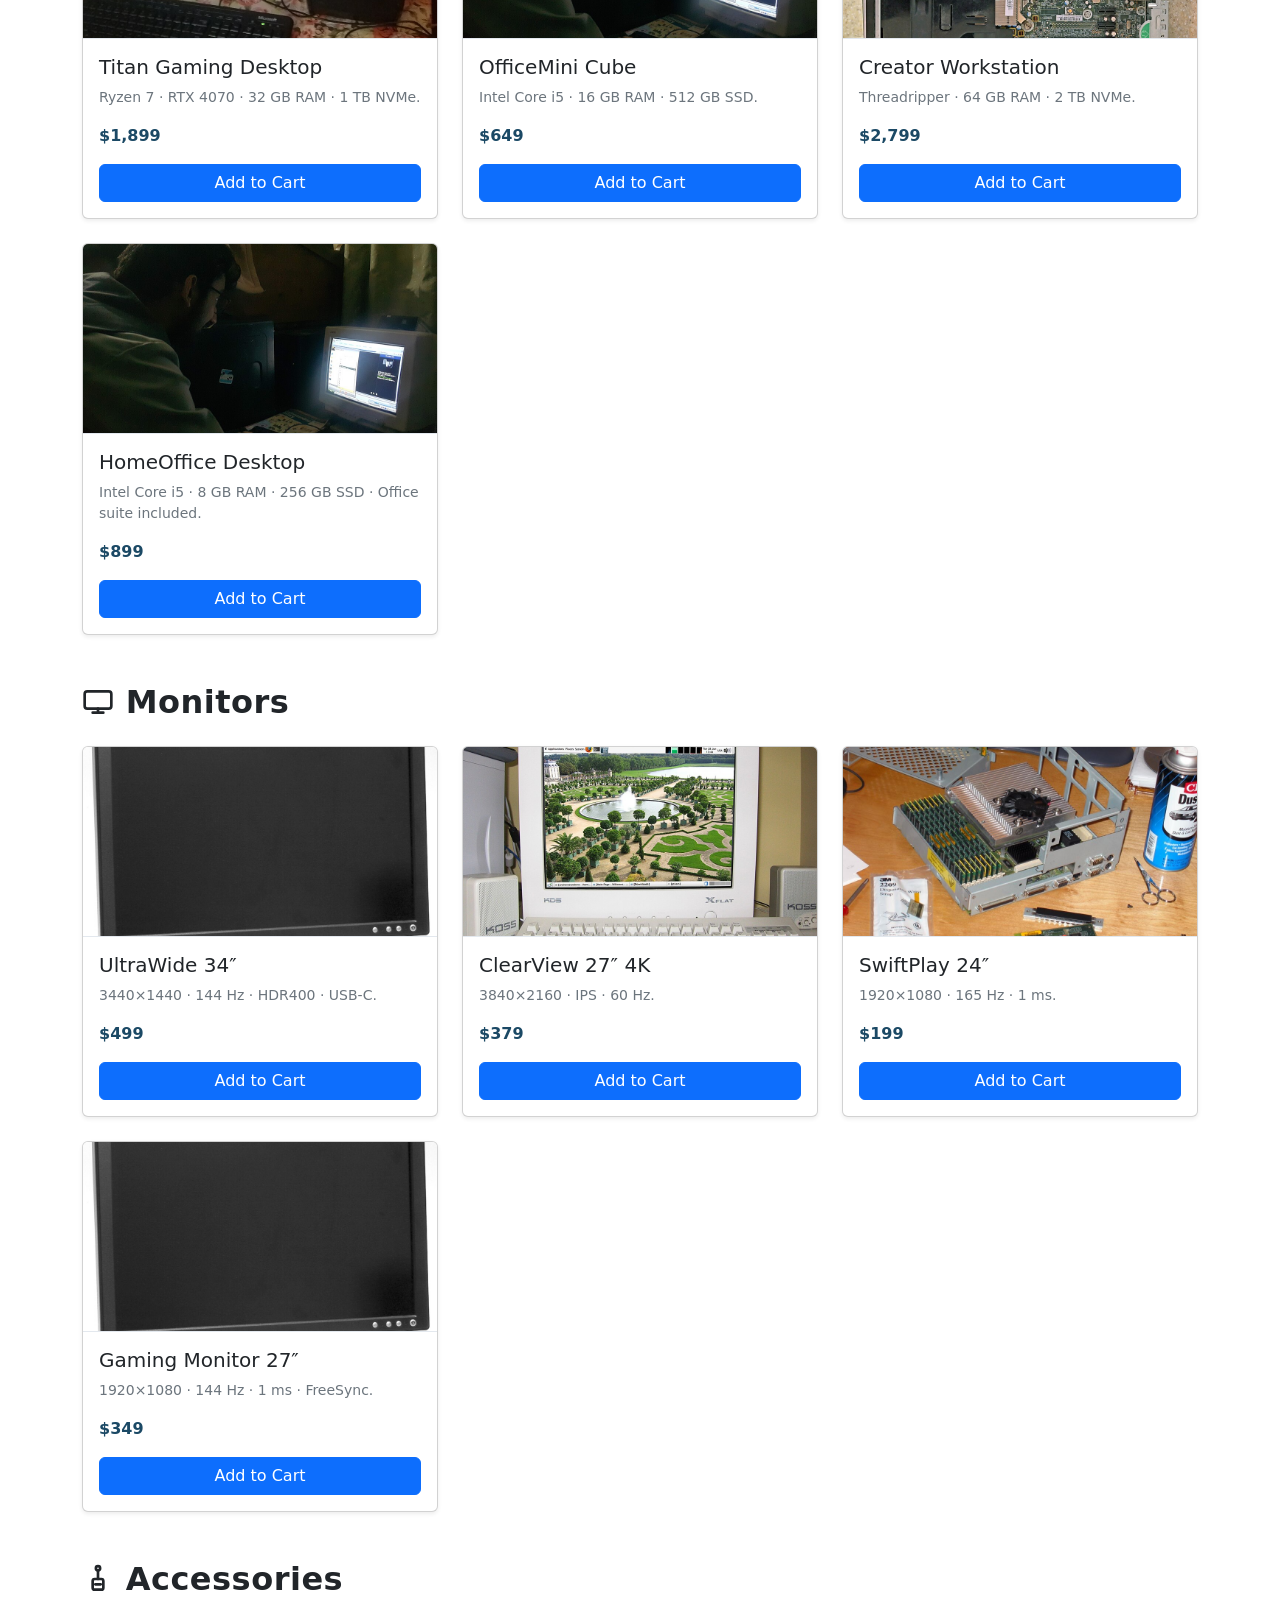
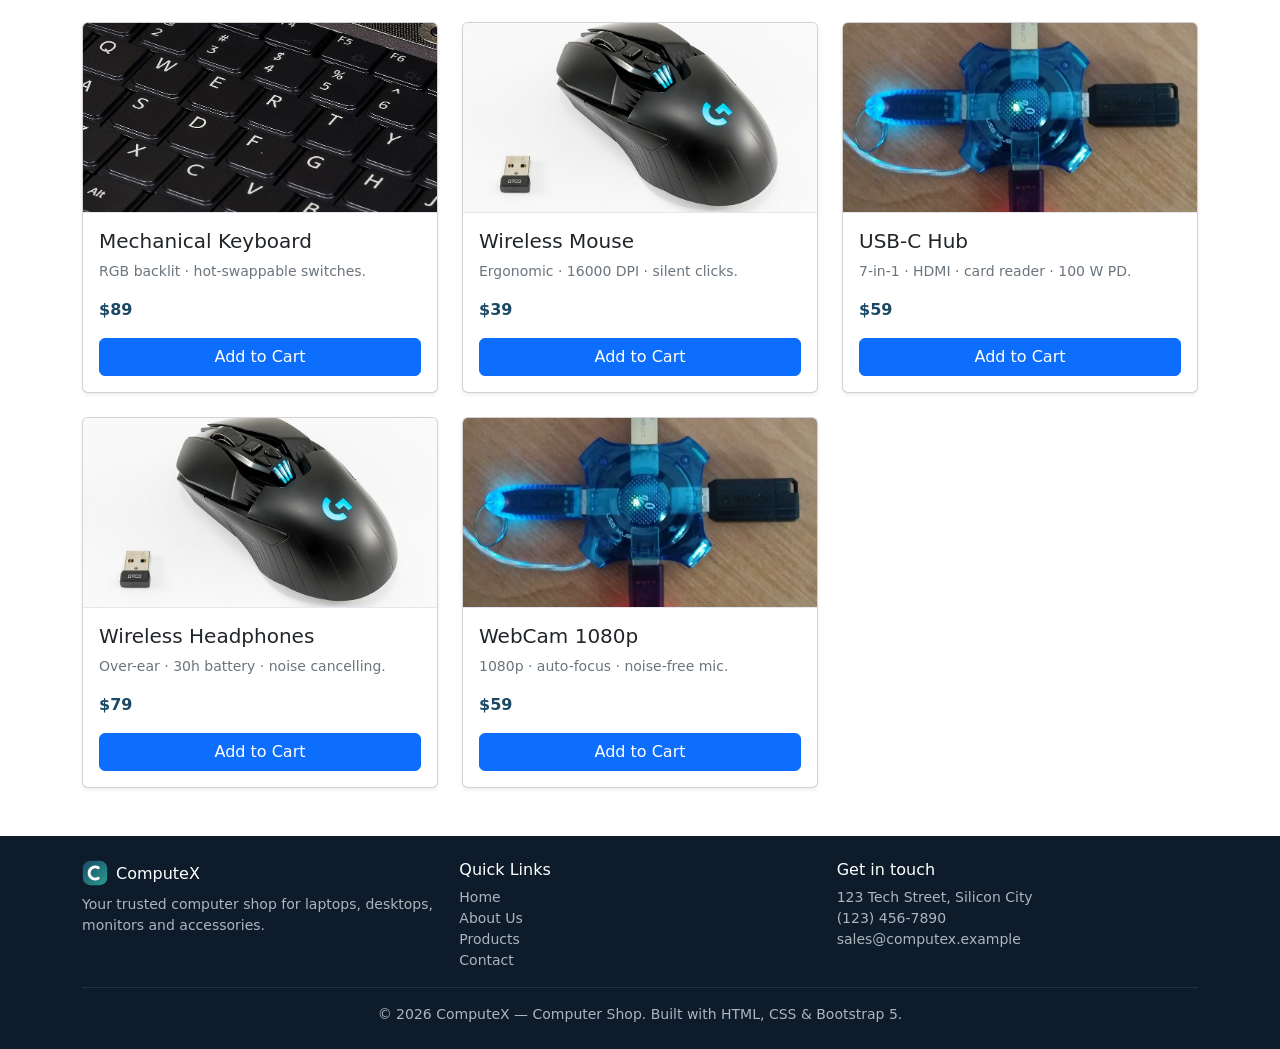
<file: computer_shop/products.html>
﻿
<!DOCTYPE html>
<html lang="en">
<head>
  <meta charset="UTF-8">
  <meta name="viewport" content="width=device-width, initial-scale=1.0">
  <title>ComputeX | Products</title>
  <link rel="stylesheet" href="/computer_shop/assets/css/bootstrap.min.css">
  <link rel="stylesheet" href="/computer_shop/assets/css/style.css">
  <link rel="icon" type="image/svg+xml" href="/computer_shop/assets/img/logo-mark.svg">
</head>
<body>

  <!-- ================= Navbar ================= -->
  <nav class="navbar navbar-expand-lg bg-body-tertiary shadow-sm sticky-top">
    <div class="container">
      <a class="navbar-brand" href="/computer_shop/index.html"><img src="/computer_shop/assets/img/logo.svg" alt="ComputeX" class="brand-logo"></a>
      <button class="navbar-toggler" type="button" data-bs-toggle="collapse" data-bs-target="#mainNav" aria-controls="mainNav" aria-expanded="false" aria-label="Toggle navigation">
        <span class="navbar-toggler-icon"></span>
      </button>
      <div class="collapse navbar-collapse" id="mainNav">
        <ul class="navbar-nav me-auto mb-2 mb-lg-0">
          <li class="nav-item"><a class="nav-link" href="/computer_shop/index.html">Home</a></li>
          <li class="nav-item"><a class="nav-link" href="/computer_shop/about.html">About Us</a></li>
          <li class="nav-item dropdown">
            <a class="nav-link dropdown-toggle active" aria-current="page" href="#" role="button" data-bs-toggle="dropdown" aria-expanded="false">Products</a>
            <ul class="dropdown-menu">
              <li><a class="dropdown-item" href="/computer_shop/products.html#laptops">Laptops</a></li>
              <li><a class="dropdown-item" href="/computer_shop/products.html#desktops">Desktops</a></li>
              <li><a class="dropdown-item" href="/computer_shop/products.html#monitors">Monitors</a></li>
              <li><a class="dropdown-item" href="/computer_shop/products.html#accessories">Accessories</a></li>
              <li><hr class="dropdown-divider"></li>
              <li><a class="dropdown-item" href="/computer_shop/productmenu.html">Full Menu</a></li>
            </ul>
          </li>
          <li class="nav-item"><a class="nav-link" href="/computer_shop/contact.html">Contact</a></li>
        </ul>
        <form class="d-flex" role="search">
          <input class="form-control me-2" type="search" placeholder="Search" aria-label="Search"/>
          <button class="btn btn-outline-primary" type="submit">Search</button>
        </form>
      </div>
    </div>
  </nav>

  <!-- ================= Shopping Cart Sidebar ================= -->
  <div class="position-fixed top-0 end-0 h-100 w-25 p-3" style="background: #f8f9fa;">
    <div class="d-flex justify-content-between align-items-center mb-3">
      <h5 class="mb-0">🛒 Shopping Cart</h5>
      <span id="cart-count" class="badge bg-primary rounded-pill">0</span>
    </div>
    <div class="border rounded p-3" style="max-height: calc(100vh - 100px); overflow-y: auto;">
      <div id="cart-empty" class="text-center text-muted py-3">
        <p class="mb-2">Your cart is empty</p>
        <button class="btn btn-sm btn-outline-primary" onclick="clearCart()">Start Shopping</button>
      </div>
      <div id="cart-body" class="pt-2"></div>
      <div class="d-flex justify-content-between align-items-center mt-3 pt-2 border-top">
        <span class="text-success fw-bold" id="cart-value"><strong>$0.00</strong></span>
        <button class="btn btn-outline-success btn-sm" onclick="clearCart()">Clear Cart</button>
      </div>
    </div>
  </div>

  <!-- ================= Page header ================= -->
  <header class="hero text-center">
    <div class="container py-5">
      <h1 class="display-5 fw-bold">Our Products</h1>
      <p class="lead mx-auto" style="max-width: 640px;">Laptops, desktops, monitors and accessories &mdash; everything you need in one place.</p>
    </div>
  </header>

  <!-- ================= Laptops ================= -->
  <section id="laptops" class="container py-5">
    <h2 class="section-title mb-4"><svg viewBox="0 0 24 24" width="1em" height="1em" fill="none" stroke="currentColor" stroke-width="2" stroke-linecap="round" stroke-linejoin="round" style="vertical-align:-0.15em"><rect x="3" y="4" width="18" height="12" rx="2"/><path d="M2 20h20"/></svg> Laptops</h2>
    <div class="row g-4">

      <div class="col-md-4">
        <div class="card product-card shadow-sm" data-product-id="novabook" data-product-name="NovaBook Pro 14" data-product-price="1299">
          <a href="#laptops">
            <img src="/computer_shop/assets/img/laptop-novabook.jpg" class="product-img card-img-top" alt="NovaBook Pro 14 laptop">
          </a>
          <div class="card-body d-flex flex-column">
            <h5 class="card-title">NovaBook Pro 14</h5>
            <p class="card-text text-secondary small">Intel Core i7 &middot; 16&nbsp;GB RAM &middot; 512&nbsp;GB SSD &middot; 14&Prime;.</p>
            <p class="price mb-3">$1,299</p>
            <button type="button" class="btn btn-primary mt-auto" data-add-to-cart="novabook">Add to Cart</button>
          </div>
        </div>
      </div>

      <div class="col-md-4">
        <div class="card product-card shadow-sm" data-product-id="aeroslim" data-product-name="AeroSlim 13" data-product-price="799">
          <a href="#laptops">
            <img src="/computer_shop/assets/img/laptop-aeroslim.jpg" class="product-img card-img-top" alt="AeroSlim 13 laptop">
          </a>
          <div class="card-body d-flex flex-column">
            <h5 class="card-title">AeroSlim 13</h5>
            <p class="card-text text-secondary small">Intel Core i5 &middot; 8&nbsp;GB RAM &middot; 256&nbsp;GB SSD &middot; 13&Prime;.</p>
            <p class="price mb-3">$799</p>
            <button type="button" class="btn btn-primary mt-auto" data-add-to-cart="aeroslim">Add to Cart</button>
          </div>
        </div>
      </div>

      <div class="col-md-4">
        <div class="card product-card shadow-sm" data-product-id="gameforce" data-product-name="GameForce 16" data-product-price="1499">
          <a href="#laptops">
            <img src="/computer_shop/assets/img/laptop-gameforce.jpg" class="product-img card-img-top" alt="GameForce 16 laptop">
          </a>
          <div class="card-body d-flex flex-column">
            <h5 class="card-title">GameForce 16</h5>
            <p class="card-text text-secondary small">Ryzen 7 &middot; RTX 4060 &middot; 16&nbsp;GB RAM &middot; 1&nbsp;TB SSD.</p>
            <p class="price mb-3">$1,499</p>
            <button type="button" class="btn btn-primary mt-auto" data-add-to-cart="gameforce">Add to Cart</button>
          </div>
        </div>
      </div>

      <div class="col-md-4">
        <div class="card product-card shadow-sm" data-product-id="budgetbook" data-product-name="BudgetBook 15" data-product-price="449">
          <a href="#laptops">
            <img src="/computer_shop/assets/img/laptop-novabook.jpg" class="product-img card-img-top" alt="BudgetBook 15 laptop">
          </a>
          <div class="card-body d-flex flex-column">
            <h5 class="card-title">BudgetBook 15</h5>
            <p class="card-text text-secondary small">Intel Celeron &middot; 4&nbsp;GB RAM &middot; 64&nbsp;GB eMMC.</p>
            <p class="price mb-3">$449</p>
            <button type="button" class="btn btn-primary mt-auto" data-add-to-cart="budgetbook">Add to Cart</button>
          </div>
        </div>
      </div>

      <div class="col-md-4">
        <div class="card product-card shadow-sm" data-product-id="ultrabook" data-product-name="UltraBook 16" data-product-price="1099">
          <a href="#laptops">
            <img src="/computer_shop/assets/img/laptop-aeroslim.jpg" class="product-img card-img-top" alt="UltraBook 16 laptop">
          </a>
          <div class="card-body d-flex flex-column">
            <h5 class="card-title">UltraBook 16</h5>
            <p class="card-text text-secondary small">Intel Core i7 &middot; 16&nbsp;GB RAM &middot; 512&nbsp;GB SSD.</p>
            <p class="price mb-3">$1,099</p>
            <button type="button" class="btn btn-primary mt-auto" data-add-to-cart="ultrabook">Add to Cart</button>
          </div>
        </div>
      </div>

    </div>
  </section>

  <!-- ================= Desktops ================= -->
  <section id="desktops" class="container pb-5">
    <h2 class="section-title mb-4"><svg viewBox="0 0 24 24" width="1em" height="1em" fill="none" stroke="currentColor" stroke-width="2" stroke-linecap="round" stroke-linejoin="round" style="vertical-align:-0.15em"><rect x="2" y="5" width="13" height="9" rx="1"/><path d="M8.5 17h2"/><rect x="17.5" y="4" width="4.5" height="16" rx="1"/></svg> Desktops</h2>
    <div class="row g-4">

      <div class="col-md-4">
        <div class="card product-card shadow-sm" data-product-id="titan" data-product-name="Titan Gaming Desktop" data-product-price="1899">
          <a href="#desktops">
            <img src="/computer_shop/assets/img/desktop-titan.jpg" class="product-img card-img-top" alt="Titan Gaming Desktop">
          </a>
          <div class="card-body d-flex flex-column">
            <h5 class="card-title">Titan Gaming Desktop</h5>
            <p class="card-text text-secondary small">Ryzen 7 &middot; RTX 4070 &middot; 32&nbsp;GB RAM &middot; 1&nbsp;TB NVMe.</p>
            <p class="price mb-3">$1,899</p>
            <button type="button" class="btn btn-primary mt-auto" data-add-to-cart="titan">Add to Cart</button>
          </div>
        </div>
      </div>

      <div class="col-md-4">
        <div class="card product-card shadow-sm" data-product-id="officemini" data-product-name="OfficeMini Cube" data-product-price="649">
          <a href="#desktops">
            <img src="/computer_shop/assets/img/desktop-officemini.jpg" class="product-img card-img-top" alt="OfficeMini Cube desktop">
          </a>
          <div class="card-body d-flex flex-column">
            <h5 class="card-title">OfficeMini Cube</h5>
            <p class="card-text text-secondary small">Intel Core i5 &middot; 16&nbsp;GB RAM &middot; 512&nbsp;GB SSD.</p>
            <p class="price mb-3">$649</p>
            <button type="button" class="btn btn-primary mt-auto" data-add-to-cart="officemini">Add to Cart</button>
          </div>
        </div>
      </div>

      <div class="col-md-4">
        <div class="card product-card shadow-sm" data-product-id="creator" data-product-name="Creator Workstation" data-product-price="2799">
          <a href="#desktops">
            <img src="/computer_shop/assets/img/desktop-creator.jpg" class="product-img card-img-top" alt="Creator Workstation desktop">
          </a>
          <div class="card-body d-flex flex-column">
            <h5 class="card-title">Creator Workstation</h5>
            <p class="card-text text-secondary small">Threadripper &middot; 64&nbsp;GB RAM &middot; 2&nbsp;TB NVMe.</p>
            <p class="price mb-3">$2,799</p>
            <button type="button" class="btn btn-primary mt-auto" data-add-to-cart="creator">Add to Cart</button>
          </div>
        </div>
      </div>

      <div class="col-md-4">
        <div class="card product-card shadow-sm" data-product-id="homedesk" data-product-name="HomeOffice Desktop" data-product-price="899">
          <a href="#desktops">
            <img src="/computer_shop/assets/img/desktop-officemini.jpg" class="product-img card-img-top" alt="HomeOffice Desktop">
          </a>
          <div class="card-body d-flex flex-column">
            <h5 class="card-title">HomeOffice Desktop</h5>
            <p class="card-text text-secondary small">Intel Core i5 &middot; 8&nbsp;GB RAM &middot; 256&nbsp;GB SSD &middot; Office suite included.</p>
            <p class="price mb-3">$899</p>
            <button type="button" class="btn btn-primary mt-auto" data-add-to-cart="homedesk">Add to Cart</button>
          </div>
        </div>
      </div>

    </div>
  </section>

  <!-- ================= Monitors ================= -->
  <section id="monitors" class="container pb-5">
    <h2 class="section-title mb-4"><svg viewBox="0 0 24 24" width="1em" height="1em" fill="none" stroke="currentColor" stroke-width="2" stroke-linecap="round" stroke-linejoin="round" style="vertical-align:-0.15em"><rect x="2" y="4" width="20" height="13" rx="2"/><path d="M12 17v3M8 20h8"/></svg> Monitors</h2>
    <div class="row g-4">

      <div class="col-md-4">
        <div class="card product-card shadow-sm" data-product-id="ultrawide" data-product-name="UltraWide 34" data-product-price="499">
          <a href="#monitors">
            <img src="/computer_shop/assets/img/monitor-ultrawide.jpg" class="product-img card-img-top" alt="UltraWide 34 inch monitor">
          </a>
          <div class="card-body d-flex flex-column">
            <h5 class="card-title">UltraWide 34″</h5>
            <p class="card-text text-secondary small">3440×1440 &middot; 144&nbsp;Hz &middot; HDR400 &middot; USB-C.</p>
            <p class="price mb-3">$499</p>
            <button type="button" class="btn btn-primary mt-auto" data-add-to-cart="ultrawide">Add to Cart</button>
          </div>
        </div>
      </div>

      <div class="col-md-4">
        <div class="card product-card shadow-sm" data-product-id="clearview" data-product-name="ClearView 27 4K" data-product-price="379">
          <a href="#monitors">
            <img src="/computer_shop/assets/img/monitor-clearview.jpg" class="product-img card-img-top" alt="ClearView 27 inch 4K monitor">
          </a>
          <div class="card-body d-flex flex-column">
            <h5 class="card-title">ClearView 27″ 4K</h5>
            <p class="card-text text-secondary small">3840×2160 &middot; IPS &middot; 60&nbsp;Hz.</p>
            <p class="price mb-3">$379</p>
            <button type="button" class="btn btn-primary mt-auto" data-add-to-cart="clearview">Add to Cart</button>
          </div>
        </div>
      </div>

      <div class="col-md-4">
        <div class="card product-card shadow-sm" data-product-id="swiftplay" data-product-name="SwiftPlay 24" data-product-price="199">
          <a href="#monitors">
            <img src="/computer_shop/assets/img/monitor-swiftplay.jpg" class="product-img card-img-top" alt="SwiftPlay 24 inch monitor">
          </a>
          <div class="card-body d-flex flex-column">
            <h5 class="card-title">SwiftPlay 24″</h5>
            <p class="card-text text-secondary small">1920×1080 &middot; 165&nbsp;Hz &middot; 1&nbsp;ms.</p>
            <p class="price mb-3">$199</p>
            <button type="button" class="btn btn-primary mt-auto" data-add-to-cart="swiftplay">Add to Cart</button>
          </div>
        </div>
      </div>

      <div class="col-md-4">
        <div class="card product-card shadow-sm" data-product-id="gamingmon" data-product-name="Gaming Monitor 27" data-product-price="349">
          <a href="#monitors">
            <img src="/computer_shop/assets/img/monitor-ultrawide.jpg" class="product-img card-img-top" alt="Gaming Monitor 27 inch">
          </a>
          <div class="card-body d-flex flex-column">
            <h5 class="card-title">Gaming Monitor 27″</h5>
            <p class="card-text text-secondary small">1920×1080 &middot; 144&nbsp;Hz &middot; 1&nbsp;ms &middot; FreeSync.</p>
            <p class="price mb-3">$349</p>
            <button type="button" class="btn btn-primary mt-auto" data-add-to-cart="gamingmon">Add to Cart</button>
          </div>
        </div>
      </div>

    </div>
  </section>

  <!-- ================= Accessories ================= -->
  <section id="accessories" class="container pb-5">
    <h2 class="section-title mb-4"><svg viewBox="0 0 24 24" width="1em" height="1em" fill="none" stroke="currentColor" stroke-width="2" stroke-linecap="round" stroke-linejoin="round" style="vertical-align:-0.15em"><circle cx="12" cy="4" r="1.6"/><path d="M12 5.6V12"/><rect x="8" y="12" width="8" height="8" rx="1.5"/><path d="M10 16h4"/></svg> Accessories</h2>
    <div class="row g-4">

      <div class="col-md-4">
        <div class="card product-card shadow-sm" data-product-id="keyboard" data-product-name="Mechanical Keyboard" data-product-price="89">
          <a href="#accessories">
            <img src="/computer_shop/assets/img/acc-keyboard.jpg" class="product-img card-img-top" alt="Mechanical Keyboard">
          </a>
          <div class="card-body d-flex flex-column">
            <h5 class="card-title">Mechanical Keyboard</h5>
            <p class="card-text text-secondary small">RGB backlit &middot; hot-swappable switches.</p>
            <p class="price mb-3">$89</p>
            <button type="button" class="btn btn-primary mt-auto" data-add-to-cart="keyboard">Add to Cart</button>
          </div>
        </div>
      </div>

      <div class="col-md-4">
        <div class="card product-card shadow-sm" data-product-id="mouse" data-product-name="Wireless Mouse" data-product-price="39">
          <a href="#accessories">
            <img src="/computer_shop/assets/img/acc-mouse.jpg" class="product-img card-img-top" alt="Wireless Mouse">
          </a>
          <div class="card-body d-flex flex-column">
            <h5 class="card-title">Wireless Mouse</h5>
            <p class="card-text text-secondary small">Ergonomic &middot; 16000 DPI &middot; silent clicks.</p>
            <p class="price mb-3">$39</p>
            <button type="button" class="btn btn-primary mt-auto" data-add-to-cart="mouse">Add to Cart</button>
          </div>
        </div>
      </div>

      <div class="col-md-4">
        <div class="card product-card shadow-sm" data-product-id="hub" data-product-name="USB-C Hub" data-product-price="59">
          <a href="#accessories">
            <img src="/computer_shop/assets/img/acc-hub.jpg" class="product-img card-img-top" alt="USB-C Hub">
          </a>
          <div class="card-body d-flex flex-column">
            <h5 class="card-title">USB-C Hub</h5>
            <p class="card-text text-secondary small">7-in-1 &middot; HDMI &middot; card reader &middot; 100 W PD.</p>
            <p class="price mb-3">$59</p>
            <button type="button" class="btn btn-primary mt-auto" data-add-to-cart="hub">Add to Cart</button>
          </div>
        </div>
      </div>

      <div class="col-md-4">
        <div class="card product-card shadow-sm" data-product-id="headphones" data-product-name="Wireless Headphones" data-product-price="79">
          <a href="#accessories">
            <img src="/computer_shop/assets/img/acc-mouse.jpg" class="product-img card-img-top" alt="Wireless Headphones">
          </a>
          <div class="card-body d-flex flex-column">
            <h5 class="card-title">Wireless Headphones</h5>
            <p class="card-text text-secondary small">Over-ear &middot; 30h battery &middot; noise cancelling.</p>
            <p class="price mb-3">$79</p>
            <button type="button" class="btn btn-primary mt-auto" data-add-to-cart="headphones">Add to Cart</button>
          </div>
        </div>
      </div>

      <div class="col-md-4">
        <div class="card product-card shadow-sm" data-product-id="webcam" data-product-name="WebCam 1080p" data-product-price="59">
          <a href="#accessories">
            <img src="/computer_shop/assets/img/acc-hub.jpg" class="product-img card-img-top" alt="WebCam 1080p">
          </a>
          <div class="card-body d-flex flex-column">
            <h5 class="card-title">WebCam 1080p</h5>
            <p class="card-text text-secondary small">1080p &middot; auto-focus &middot; noise-free mic.</p>
            <p class="price mb-3">$59</p>
            <button type="button" class="btn btn-primary mt-auto" data-add-to-cart="webcam">Add to Cart</button>
          </div>
        </div>
      </div>

    </div>
  </section>

  <!-- ================= Footer ================= -->
  <footer class="site-footer py-4">
    <div class="container">
      <div class="row g-3">
        <div class="col-md-4">
          <h6 class="d-flex align-items-center gap-2"><img src="/computer_shop/assets/img/logo-mark.svg" alt="" class="brand-mark">ComputeX</h6>
          <p class="small mb-0">Your trusted computer shop for laptops, desktops, monitors and accessories.</p>
        </div>
        <div class="col-md-4">
          <h6>Quick Links</h6>
          <ul class="list-unstyled small mb-0">
            <li><a href="/computer_shop/index.html">Home</a></li>
            <li><a href="/computer_shop/about.html">About Us</a></li>
            <li><a href="/computer_shop/products.html">Products</a></li>
            <li><a href="/computer_shop/contact.html">Contact</a></li>
          </ul>
        </div>
        <div class="col-md-4">
          <h6>Get in touch</h6>
          <p class="small mb-0">123 Tech Street, Silicon City<br>(123) 456-7890<br>sales@computex.example</p>
        </div>
      </div>
      <hr class="border-secondary">
      <p class="text-center small mb-0">&copy; 2026 ComputeX &mdash; Computer Shop. Built with HTML, CSS &amp; Bootstrap 5.</p>
    </div>
  </footer>

  <script src="/computer_shop/assets/js/cart.js"></script>
  <script src="/computer_shop/assets/js/bootstrap.bundle.min.js"></script>
</body>
</html>
</file>
<file: computer_shop/assets/css/style.css>
/* ============================================================
   ComputeX - Computer Shop
   Custom styles built on top of Bootstrap 5 (plain CSS only)
   ============================================================ */

/* ---------- Global ---------- */
body {
  font-family: system-ui, -apple-system, "Segoe UI", Roboto, Arial, sans-serif;
}

.section-title {
  font-weight: 700;
  letter-spacing: .5px;
}

/* Keep anchored sections clear of the sticky navbar */
section[id] {
  scroll-margin-top: 80px;
}

/* ---------- Navbar ---------- */
.navbar-brand {
  font-weight: 700;
  letter-spacing: .5px;
}

/* ---------- Page header banner (static hero) ---------- */
.hero {
  background: linear-gradient(135deg, #0d1b2a 0%, #1b4965 100%);
  color: #fff;
  padding: 5rem 0;
}

.hero .lead {
  color: #cfe3f0;
}

/* ---------- Hero (slide / carousel) ---------- */
.hero-carousel {
  background: linear-gradient(135deg, #0d1b2a 0%, #1b4965 100%);
}

.hero-slide {
  position: relative;
  padding: 5.5rem 0;
  color: #fff;
  background-size: cover;
  background-position: center;
  isolation: isolate;
}

/* Dark overlay so the text stays readable over any photo */
.hero-slide::before {
  content: "";
  position: absolute;
  inset: 0;
  z-index: -1;
  background: linear-gradient(
    135deg,
    rgba(13, 27, 42, 0.85) 0%,
    rgba(27, 73, 101, 0.7) 100%
  );
}

.hero-carousel .lead {
  color: #cfe3f0;
}

/* Indicators + arrows tuned to the dark hero */
.hero-carousel .carousel-indicators [data-bs-target] {
  width: 12px;
  height: 12px;
  border-radius: 50%;
  border: 1px solid rgba(255, 255, 255, 0.7);
}

.hero-carousel .carousel-indicators button.active {
  background-color: #2a9d8f;
  border-color: #2a9d8f;
}

.hero-carousel .carousel-control-prev-icon,
.hero-carousel .carousel-control-next-icon {
  filter: drop-shadow(0 1px 3px rgba(0, 0, 0, 0.6));
}

/* ---------- Product cards ---------- */
.product-card {
  height: 100%;
  transition: transform .2s ease, box-shadow .2s ease;
}

.product-card:hover {
  transform: translateY(-6px);
  box-shadow: 0 .75rem 1.5rem rgba(0, 0, 0, .15) !important;
}

.product-img {
  display: block;
  width: 100%;
  height: 190px;
  object-fit: cover;
  background: #eef2f6;
  border-bottom: 1px solid #e3e8ee;
}

/* Product images are wrapped in a link */
.product-card a {
  display: block;
  text-decoration: none;
}

.price {
  font-weight: 700;
  color: #1b4965;
}

/* ---------- Category tiles ---------- */
.category-tile {
  transition: transform .2s ease, box-shadow .2s ease;
  height: 100%;
}

.category-tile:hover {
  transform: translateY(-4px);
  box-shadow: 0 .5rem 1rem rgba(0, 0, 0, .12) !important;
}

/* ---------- Feature icons ---------- */
.feature-icon {
  font-size: 2.25rem;
  line-height: 1;
}

/* ---------- CTA band ---------- */
.cta-band {
  background: #1b4965;
  color: #fff;
}

/* ---------- Footer ---------- */
.site-footer {
  background: #0d1b2a;
  color: #adb5bd;
}

.site-footer h6 {
  color: #fff;
}

.site-footer a {
  color: #adb5bd;
  text-decoration: none;
}

.site-footer a:hover {
  color: #fff;
  text-decoration: underline;
}

/* ---------- Brand logo ---------- */
.brand-logo {
  height: 38px;
  width: auto;
  display: block;
}

.brand-mark {
  height: 26px;
  width: 26px;
  border-radius: 8px;
}
</file>
